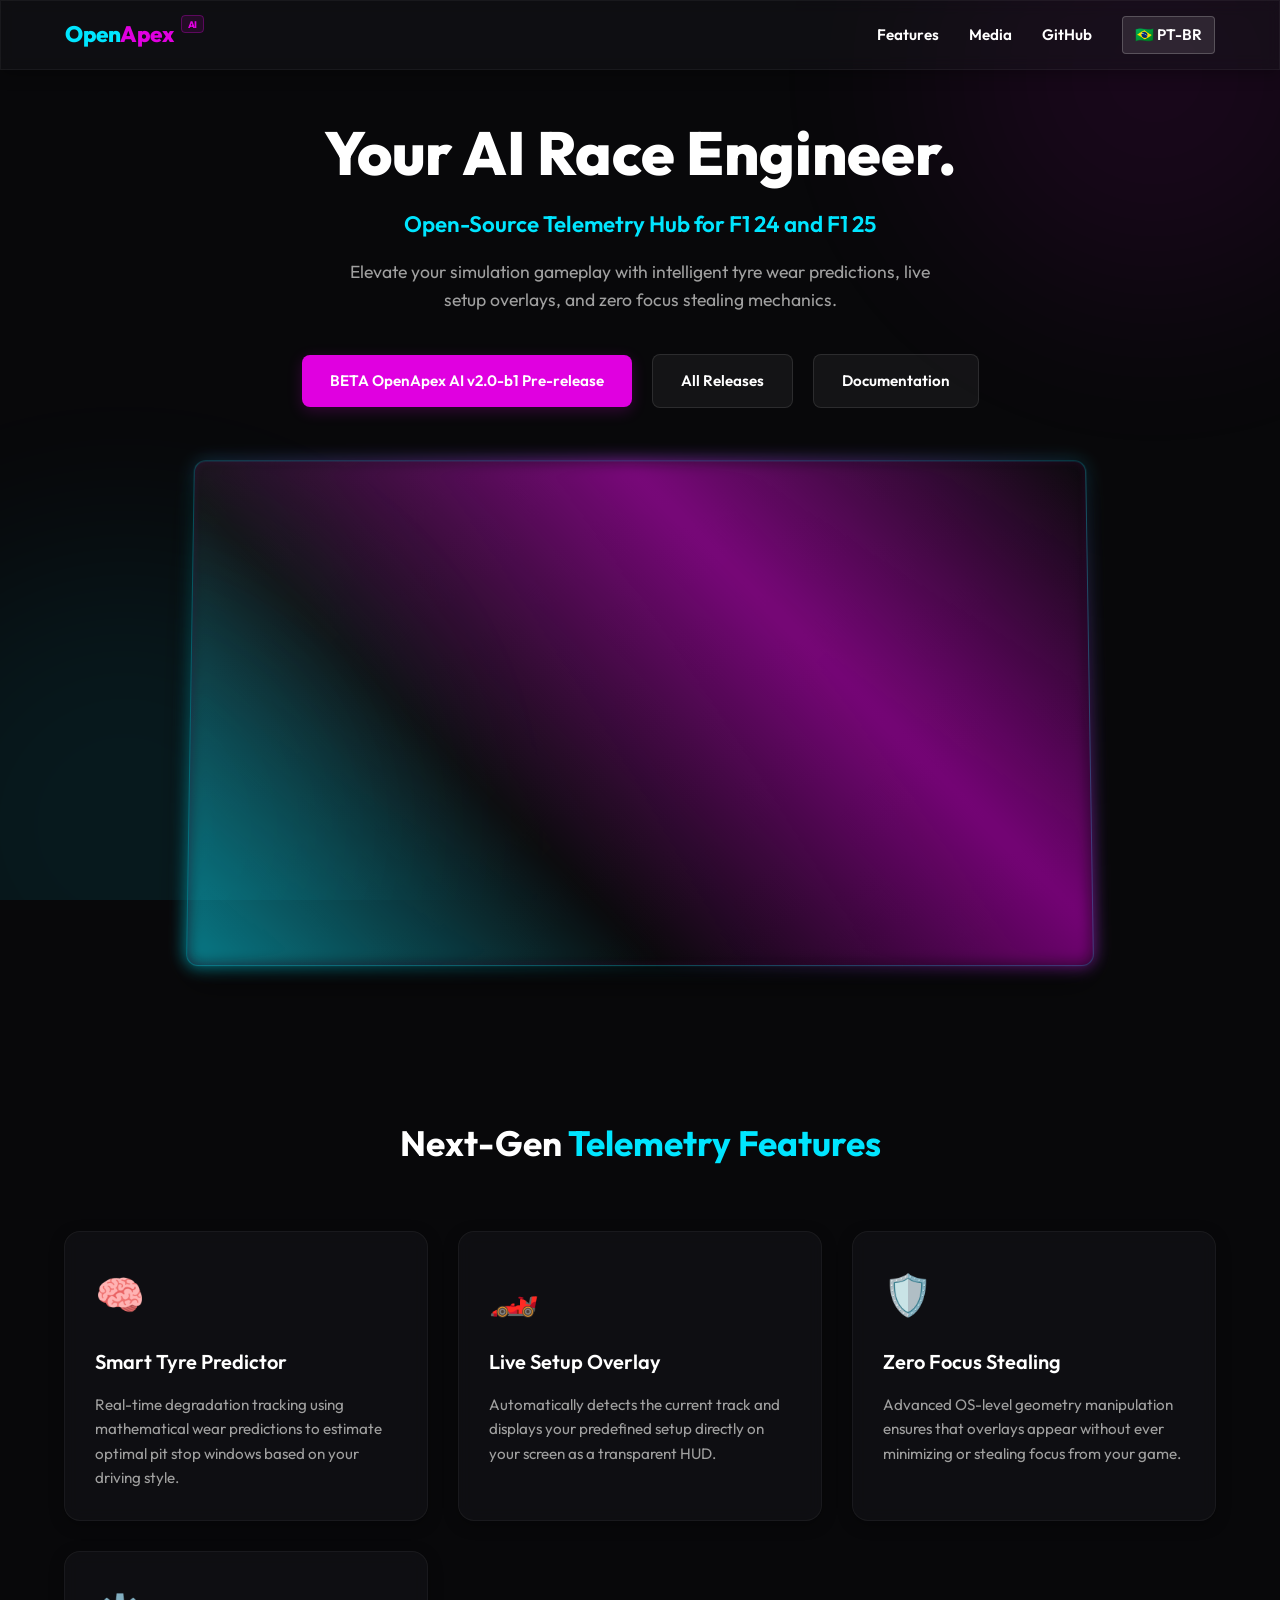
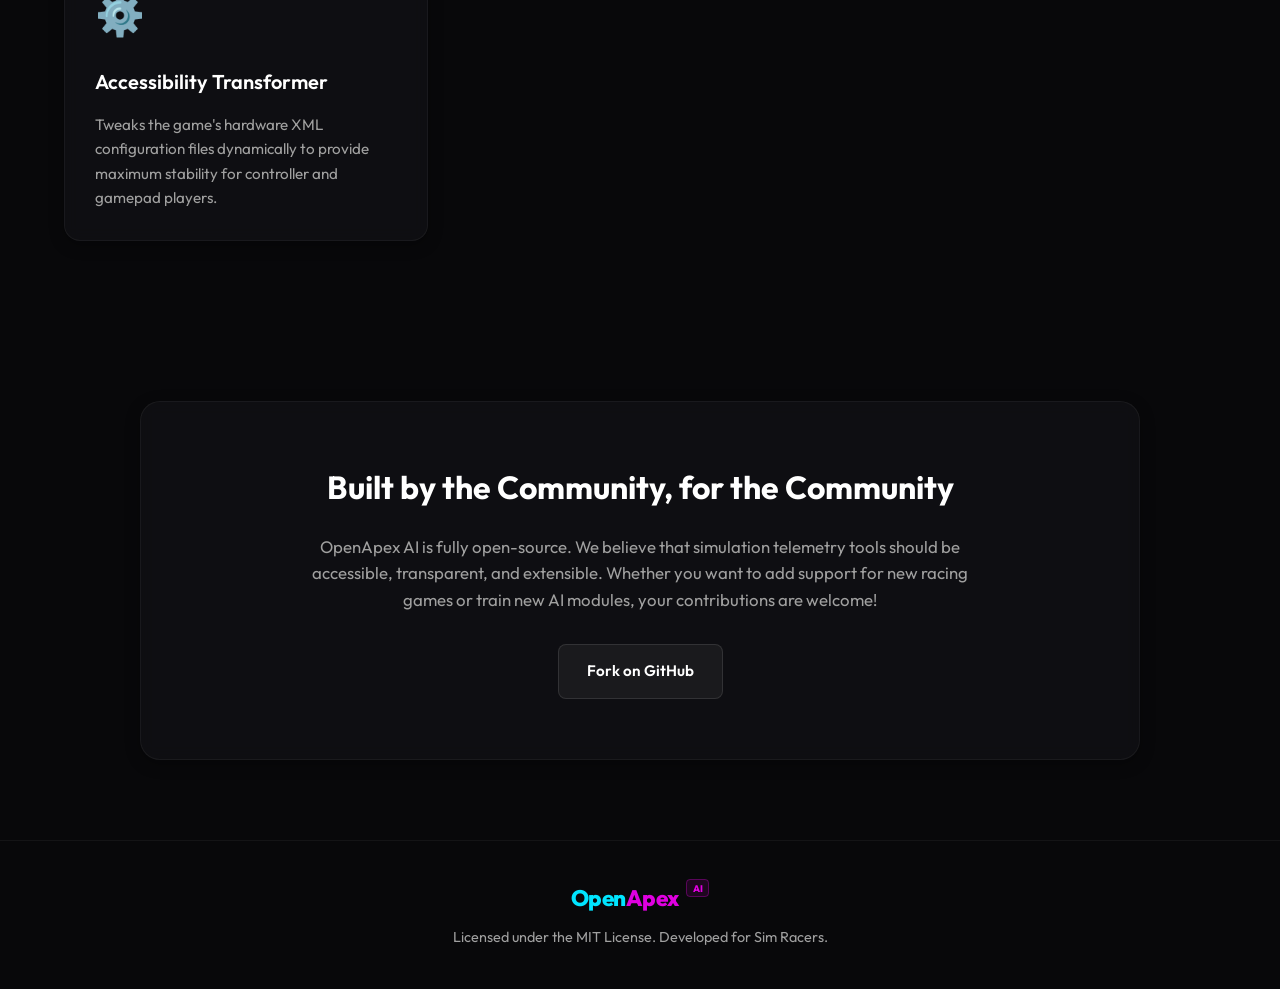
<file: docs/index.html>
<!DOCTYPE html>
<html lang="en">
<head>
    <meta charset="UTF-8">
    <meta name="viewport" content="width=device-width, initial-scale=1.0">
    <title>OpenApex AI - Open-Source AI Race Engineer</title>
    <meta name="description" content="OpenApex AI is a modern, open-source AI Race Engineer and Telemetry Hub for F1 Simulations. Experience predictive tyre wear and dynamic overlays.">
    <link href="https://fonts.googleapis.com/css2?family=Outfit:wght@300;400;600;800&display=swap" rel="stylesheet">
    <link rel="stylesheet" href="style.css">
</head>
<body>
    <div class="background-effects">
        <div class="blob magenta"></div>
        <div class="blob cyan"></div>
    </div>

    <nav class="navbar glass">
        <div class="logo">
            <span class="highlight-cyan">Open</span><span class="highlight-magenta">Apex</span> <span class="tag">AI</span>
        </div>
        <div class="nav-links">
            <a href="#features">Features</a>
            <a href="#media">Media</a>
            <a href="https://github.com/norisilva/open-apex-ai" target="_blank">GitHub</a>
            <a href="index_pt-BR.html" class="lang-toggle">🇧🇷 PT-BR</a>
        </div>
    </nav>

    <header class="hero centered-hero">
        <div class="hero-content">
            <h1 class="hero-title">Your AI Race Engineer.</h1>
            <p class="subtitle">Open-Source Telemetry Hub for F1 24 and F1 25</p>
            <p class="description">Elevate your simulation gameplay with intelligent tyre wear predictions, live setup overlays, and zero focus stealing mechanics.</p>
            <div class="hero-actions">
                <a href="https://github.com/norisilva/open-apex-ai/releases/download/2.0/OpenApexAI-Release.zip" class="btn btn-primary pulse-glow">BETA OpenApex AI v2.0-b1 Pre-release</a>
                <a href="https://github.com/norisilva/open-apex-ai/releases" class="btn btn-secondary">All Releases</a>
                <a href="https://github.com/norisilva/open-apex-ai#readme" class="btn btn-secondary">Documentation</a>
            </div>
        </div>
        
        <div class="hero-video-container glass-video">
            <iframe width="100%" height="100%" src="https://www.youtube.com/embed/8BYc6TkyOH8?vq=hd1080&rel=0" title="YouTube video player" frameborder="0" allow="accelerometer; autoplay; clipboard-write; encrypted-media; gyroscope; picture-in-picture" allowfullscreen></iframe>
        </div>
    </header>

    <section id="features" class="features">
        <h2 class="section-title">Next-Gen <span class="highlight-cyan">Telemetry Features</span></h2>
        
        <div class="grid">
            <div class="feature-card glass">
                <div class="feature-icon">🧠</div>
                <h3>Smart Tyre Predictor</h3>
                <p>Real-time degradation tracking using mathematical wear predictions to estimate optimal pit stop windows based on your driving style.</p>
            </div>
            
            <div class="feature-card glass">
                <div class="feature-icon">🏎️</div>
                <h3>Live Setup Overlay</h3>
                <p>Automatically detects the current track and displays your predefined setup directly on your screen as a transparent HUD.</p>
            </div>
            
            <div class="feature-card glass">
                <div class="feature-icon">🛡️</div>
                <h3>Zero Focus Stealing</h3>
                <p>Advanced OS-level geometry manipulation ensures that overlays appear without ever minimizing or stealing focus from your game.</p>
            </div>
            
            <div class="feature-card glass">
                <div class="feature-icon">⚙️</div>
                <h3>Accessibility Transformer</h3>
                <p>Tweaks the game's hardware XML configuration files dynamically to provide maximum stability for controller and gamepad players.</p>
            </div>
        </div>
    </section>

    <section id="about" class="open-source glass">
        <div class="os-content">
            <h2>Built by the Community, for the Community</h2>
            <p>OpenApex AI is fully open-source. We believe that simulation telemetry tools should be accessible, transparent, and extensible. Whether you want to add support for new racing games or train new AI modules, your contributions are welcome!</p>
            <a href="https://github.com/norisilva/open-apex-ai" class="btn btn-secondary mt-4">Fork on GitHub</a>
        </div>
    </section>

    <footer>
        <div class="footer-content">
            <div class="logo">
                <span class="highlight-cyan">Open</span><span class="highlight-magenta">Apex</span> <span class="tag">AI</span>
            </div>
            <p>Licensed under the MIT License. Developed for Sim Racers.</p>
        </div>
    </footer>
</body>
</html>
</file>
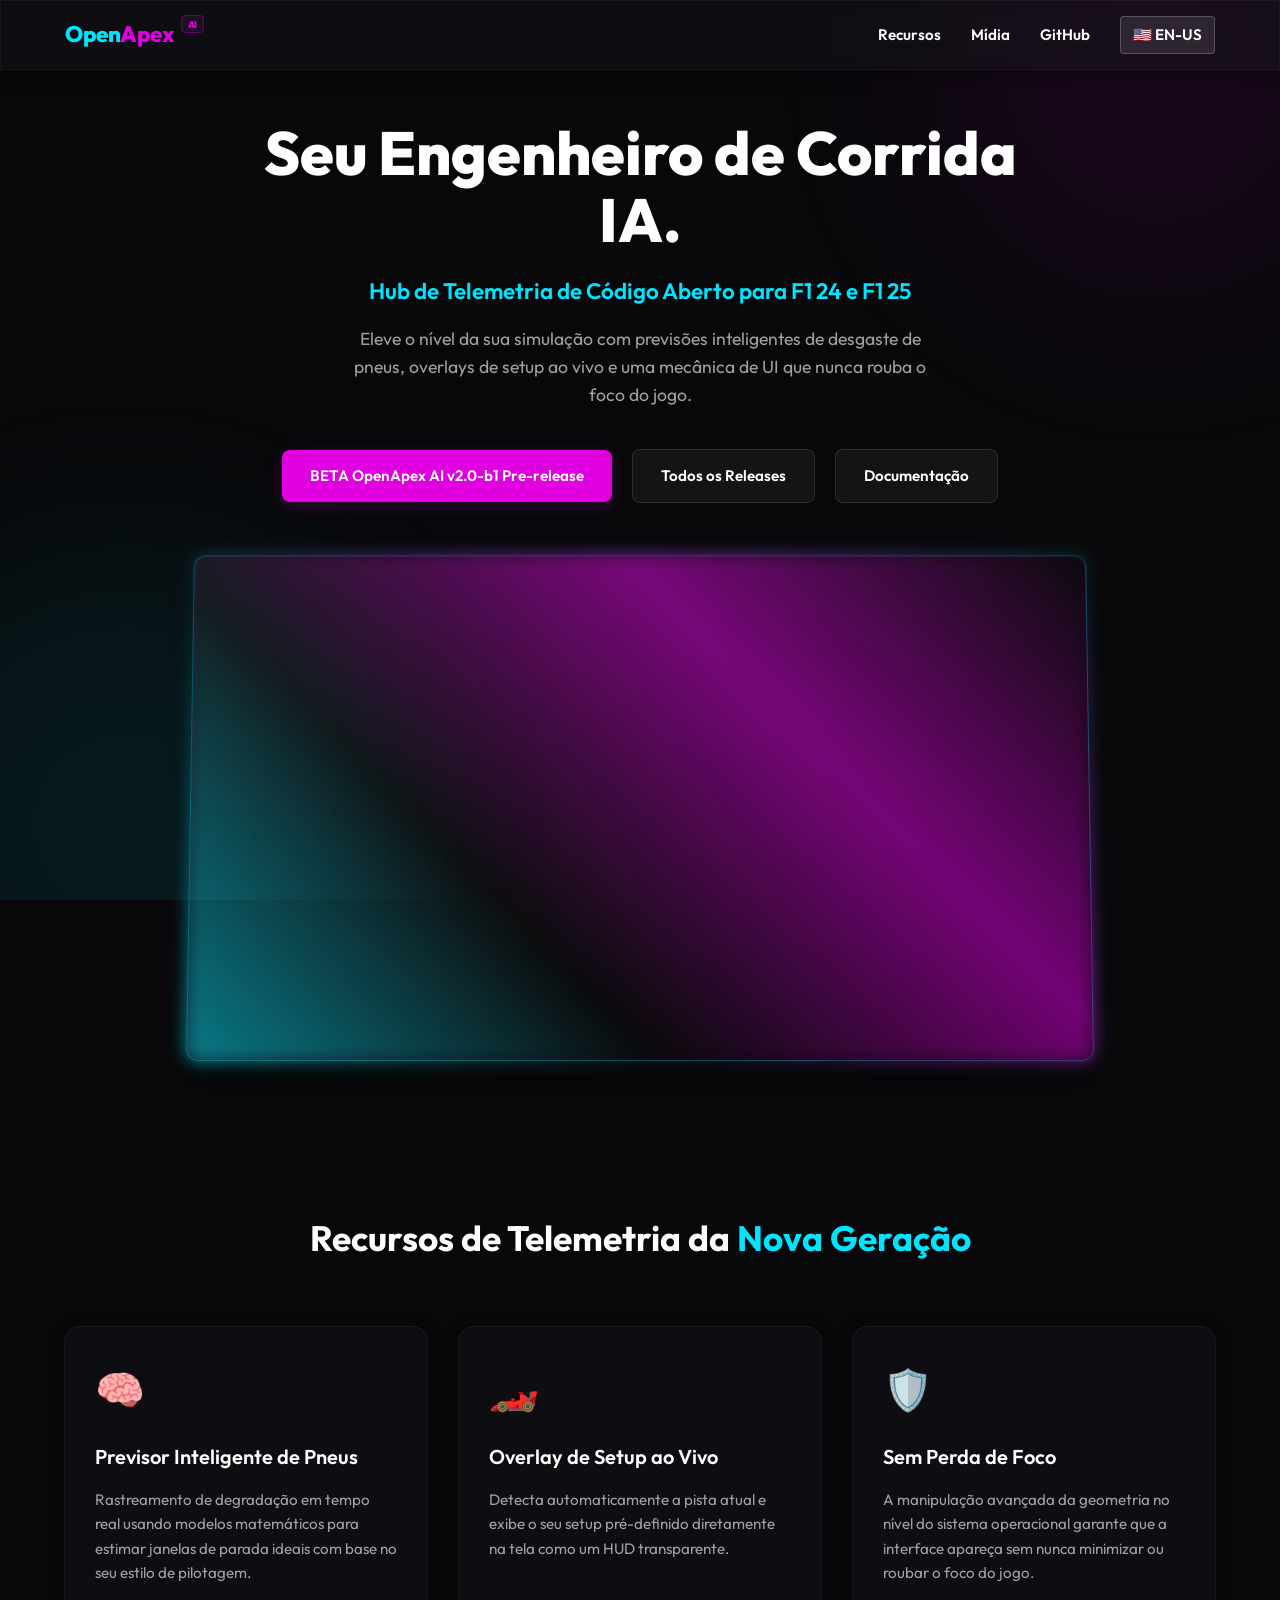
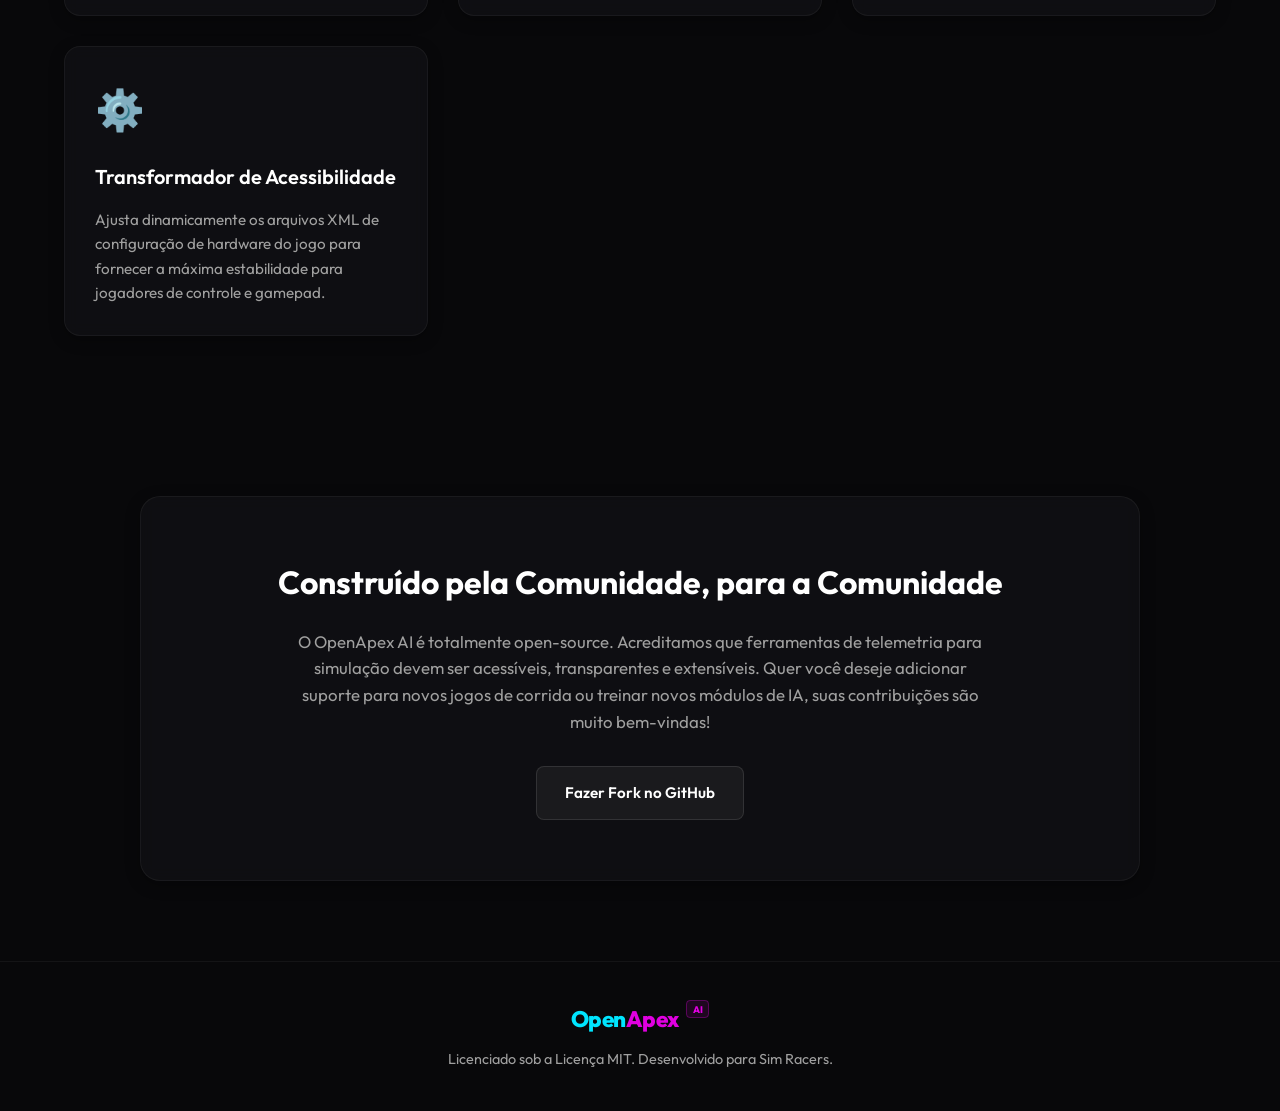
<file: docs/index_pt-BR.html>
<!DOCTYPE html>
<html lang="pt-BR">
<head>
    <meta charset="UTF-8">
    <meta name="viewport" content="width=device-width, initial-scale=1.0">
    <title>OpenApex AI - Engenheiro de Corrida Open-Source</title>
    <meta name="description" content="O OpenApex AI é um moderno Engenheiro de Corrida e Hub de Telemetria de código aberto para simuladores de F1. Experimente a previsão de desgaste de pneus e overlays dinâmicos.">
    <link href="https://fonts.googleapis.com/css2?family=Outfit:wght@300;400;600;800&display=swap" rel="stylesheet">
    <link rel="stylesheet" href="style.css">
</head>
<body>
    <div class="background-effects">
        <div class="blob magenta"></div>
        <div class="blob cyan"></div>
    </div>

    <nav class="navbar glass">
        <div class="logo">
            <span class="highlight-cyan">Open</span><span class="highlight-magenta">Apex</span> <span class="tag">AI</span>
        </div>
        <div class="nav-links">
            <a href="#features">Recursos</a>
            <a href="#media">Mídia</a>
            <a href="https://github.com/norisilva/open-apex-ai" target="_blank">GitHub</a>
            <a href="index.html" class="lang-toggle">🇺🇸 EN-US</a>
        </div>
    </nav>

    <header class="hero centered-hero">
        <div class="hero-content">
            <h1 class="hero-title">Seu Engenheiro de Corrida IA.</h1>
            <p class="subtitle">Hub de Telemetria de Código Aberto para F1 24 e F1 25</p>
            <p class="description">Eleve o nível da sua simulação com previsões inteligentes de desgaste de pneus, overlays de setup ao vivo e uma mecânica de UI que nunca rouba o foco do jogo.</p>
            <div class="hero-actions">
                <a href="https://github.com/norisilva/open-apex-ai/releases/download/2.0/OpenApexAI-Release.zip" class="btn btn-primary pulse-glow">BETA OpenApex AI v2.0-b1 Pre-release</a>
                <a href="https://github.com/norisilva/open-apex-ai/releases" class="btn btn-secondary">Todos os Releases</a>
                <a href="https://github.com/norisilva/open-apex-ai#readme" class="btn btn-secondary">Documentação</a>
            </div>
        </div>
        
        <div class="hero-video-container glass-video">
            <iframe width="100%" height="100%" src="https://www.youtube.com/embed/8BYc6TkyOH8?vq=hd1080&rel=0" title="YouTube video player" frameborder="0" allow="accelerometer; autoplay; clipboard-write; encrypted-media; gyroscope; picture-in-picture" allowfullscreen></iframe>
        </div>
    </header>

    <section id="features" class="features">
        <h2 class="section-title">Recursos de Telemetria da <span class="highlight-cyan">Nova Geração</span></h2>
        
        <div class="grid">
            <div class="feature-card glass">
                <div class="feature-icon">🧠</div>
                <h3>Previsor Inteligente de Pneus</h3>
                <p>Rastreamento de degradação em tempo real usando modelos matemáticos para estimar janelas de parada ideais com base no seu estilo de pilotagem.</p>
            </div>
            
            <div class="feature-card glass">
                <div class="feature-icon">🏎️</div>
                <h3>Overlay de Setup ao Vivo</h3>
                <p>Detecta automaticamente a pista atual e exibe o seu setup pré-definido diretamente na tela como um HUD transparente.</p>
            </div>
            
            <div class="feature-card glass">
                <div class="feature-icon">🛡️</div>
                <h3>Sem Perda de Foco</h3>
                <p>A manipulação avançada da geometria no nível do sistema operacional garante que a interface apareça sem nunca minimizar ou roubar o foco do jogo.</p>
            </div>
            
            <div class="feature-card glass">
                <div class="feature-icon">⚙️</div>
                <h3>Transformador de Acessibilidade</h3>
                <p>Ajusta dinamicamente os arquivos XML de configuração de hardware do jogo para fornecer a máxima estabilidade para jogadores de controle e gamepad.</p>
            </div>
        </div>
    </section>

    <section id="about" class="open-source glass">
        <div class="os-content">
            <h2>Construído pela Comunidade, para a Comunidade</h2>
            <p>O OpenApex AI é totalmente open-source. Acreditamos que ferramentas de telemetria para simulação devem ser acessíveis, transparentes e extensíveis. Quer você deseje adicionar suporte para novos jogos de corrida ou treinar novos módulos de IA, suas contribuições são muito bem-vindas!</p>
            <a href="https://github.com/norisilva/open-apex-ai" class="btn btn-secondary mt-4">Fazer Fork no GitHub</a>
        </div>
    </section>

    <footer>
        <div class="footer-content">
            <div class="logo">
                <span class="highlight-cyan">Open</span><span class="highlight-magenta">Apex</span> <span class="tag">AI</span>
            </div>
            <p>Licenciado sob a Licença MIT. Desenvolvido para Sim Racers.</p>
        </div>
    </footer>
</body>
</html>
</file>
<file: docs/style.css>
:root {
    --bg-color: #08080a;
    --text-primary: #ffffff;
    --text-secondary: #a0a0a0;
    --cyan: #00e5ff;
    --magenta: #e000e0;
    --glass-bg: rgba(25, 25, 30, 0.4);
    --glass-border: rgba(255, 255, 255, 0.05);
    --glass-shadow: 0 4px 15px 0 rgba(0, 0, 0, 0.3);
}

* {
    margin: 0;
    padding: 0;
    box-sizing: border-box;
}

body {
    font-family: 'Outfit', sans-serif;
    background-color: var(--bg-color);
    color: var(--text-primary);
    overflow-x: hidden;
    line-height: 1.6;
}

/* Background animated blobs - DECREASED GLOW */
.background-effects {
    position: fixed;
    top: 0;
    left: 0;
    width: 100vw;
    height: 100vh;
    z-index: -1;
    overflow: hidden;
}

.blob {
    position: absolute;
    filter: blur(100px);
    opacity: 0.08; /* Reduced opacity for less intense glow */
    border-radius: 50%;
    animation: float 25s infinite ease-in-out alternate;
}

.blob.magenta {
    width: 450px;
    height: 450px;
    background: var(--magenta);
    top: -150px;
    right: -100px;
}

.blob.cyan {
    width: 550px;
    height: 550px;
    background: var(--cyan);
    bottom: -200px;
    left: -150px;
    animation-delay: -10s;
}

@keyframes float {
    0% { transform: translate(0, 0) scale(1); }
    100% { transform: translate(60px, 60px) scale(1.1); }
}

/* Utility Classes */
.glass {
    background: var(--glass-bg);
    backdrop-filter: blur(8px);
    -webkit-backdrop-filter: blur(8px);
    border: 1px solid var(--glass-border);
    box-shadow: var(--glass-shadow);
}

.highlight-cyan { color: var(--cyan); }
.highlight-magenta { color: var(--magenta); }

.tag {
    font-size: 0.6rem;
    background: rgba(224, 0, 224, 0.1);
    color: var(--magenta);
    padding: 2px 6px;
    border-radius: 4px;
    border: 1px solid rgba(224, 0, 224, 0.3);
    vertical-align: top;
    margin-left: 4px;
}

/* Buttons */
.btn {
    display: inline-block;
    padding: 14px 28px;
    border-radius: 8px;
    font-weight: 600;
    text-decoration: none;
    transition: all 0.3s ease;
    cursor: pointer;
    font-size: 0.95rem;
}

.btn-primary {
    background: var(--magenta);
    color: #fff;
    border: none;
    box-shadow: 0 4px 15px rgba(224, 0, 224, 0.2);
}

.btn-primary:hover {
    background: #f000f0;
    box-shadow: 0 6px 20px rgba(224, 0, 224, 0.4);
    transform: translateY(-2px);
}

/* Prominent Pulse Animation for Download Button */
.pulse-glow {
    animation: pulse 2s infinite;
}

@keyframes pulse {
    0% { box-shadow: 0 0 0 0 rgba(224, 0, 224, 0.4); }
    70% { box-shadow: 0 0 0 15px rgba(224, 0, 224, 0); }
    100% { box-shadow: 0 0 0 0 rgba(224, 0, 224, 0); }
}

.btn-secondary {
    background: rgba(255, 255, 255, 0.05);
    color: var(--text-primary);
    border: 1px solid rgba(255, 255, 255, 0.1);
}

.btn-secondary:hover {
    background: rgba(255, 255, 255, 0.1);
    transform: translateY(-2px);
}

/* Navbar */
.navbar {
    display: flex;
    justify-content: space-between;
    align-items: center;
    padding: 15px 5%;
    position: fixed;
    top: 0;
    width: 100%;
    z-index: 100;
    border-bottom: 1px solid var(--glass-border);
}

.logo {
    font-size: 1.4rem;
    font-weight: 800;
    letter-spacing: -0.5px;
}

.nav-links {
    display: flex;
    align-items: center;
    gap: 30px;
}

.nav-links a {
    color: var(--text-primary);
    text-decoration: none;
    font-size: 0.95rem;
    font-weight: 600;
    transition: color 0.3s;
}

.nav-links a:hover {
    color: var(--cyan);
}

.lang-toggle {
    background: rgba(255,255,255,0.1);
    padding: 6px 12px;
    border-radius: 4px;
    border: 1px solid rgba(255,255,255,0.2);
}

.lang-toggle:hover {
    background: rgba(255,255,255,0.2);
    color: #fff !important;
}

/* Hero Section */
.hero {
    display: flex;
    flex-direction: column;
    align-items: center;
    justify-content: center;
    min-height: 100vh;
    padding: 0 5%;
    padding-top: 120px;
    max-width: 1400px;
    margin: 0 auto;
    text-align: center;
}

.hero-content {
    width: 100%;
    max-width: 800px;
    margin-bottom: 50px;
}

.hero-title {
    font-size: 3.8rem;
    font-weight: 800;
    line-height: 1.1;
    margin-bottom: 20px;
    color: #fff;
}

.subtitle {
    font-size: 1.4rem;
    color: var(--cyan);
    font-weight: 600;
    margin-bottom: 15px;
}

.description {
    font-size: 1.1rem;
    color: var(--text-secondary);
    margin-bottom: 40px;
    max-width: 600px;
    margin-left: auto;
    margin-right: auto;
}

.hero-actions {
    display: flex;
    gap: 20px;
    align-items: center;
    justify-content: center;
    flex-wrap: wrap;
}

/* Hero Video Container (Cyberpunk Premium Glass) */
.hero-video-container {
    position: relative;
    width: 100%;
    max-width: 900px;
    aspect-ratio: 16 / 9;
    border-radius: 12px;
    transform: perspective(1000px) rotateX(2deg);
    transition: all 0.6s cubic-bezier(0.175, 0.885, 0.32, 1.275);
    background: linear-gradient(135deg, rgba(255,255,255,0.05), rgba(0,0,0,0.4));
    border: 1px solid rgba(0, 229, 255, 0.3);
    box-shadow: 
        0 15px 35px rgba(0,0,0,0.6),
        0 0 20px rgba(0, 229, 255, 0.2),
        inset 0 0 10px rgba(224, 0, 224, 0.1);
    margin-bottom: 50px;
}

.hero-video-container::before {
    content: '';
    position: absolute;
    top: -2px; left: -2px; right: -2px; bottom: -2px;
    background: linear-gradient(45deg, var(--cyan), transparent, var(--magenta), transparent);
    z-index: -1;
    border-radius: 14px;
    filter: blur(8px);
    opacity: 0.5;
    transition: opacity 0.5s ease;
}

.hero-video-container:hover {
    transform: perspective(1000px) rotateX(0deg) translateY(-5px);
    box-shadow: 
        0 20px 40px rgba(0,0,0,0.7),
        0 0 30px rgba(0, 229, 255, 0.4),
        inset 0 0 15px rgba(224, 0, 224, 0.2);
    border-color: rgba(0, 229, 255, 0.6);
}

.hero-video-container:hover::before {
    opacity: 0.8;
}

.hero-video-container iframe {
    position: absolute;
    top: 10px;
    left: 10px;
    width: calc(100% - 20px);
    height: calc(100% - 20px);
    border-radius: 8px;
}

/* Features */
.features {
    padding: 100px 5%;
    max-width: 1400px;
    margin: 0 auto;
}

.section-title {
    font-size: 2.2rem;
    margin-bottom: 60px;
    text-align: center;
}

.grid {
    display: grid;
    grid-template-columns: repeat(auto-fit, minmax(280px, 1fr));
    gap: 30px;
}

.feature-card {
    padding: 30px;
    border-radius: 16px;
    transition: transform 0.3s ease;
}

.feature-card:hover {
    transform: translateY(-5px);
    border-color: rgba(0, 229, 255, 0.2);
}

.feature-icon {
    font-size: 2.5rem;
    margin-bottom: 20px;
}

.feature-card h3 {
    font-size: 1.25rem;
    margin-bottom: 15px;
    font-weight: 600;
}

.feature-card p {
    color: var(--text-secondary);
    font-size: 0.95rem;
}

/* About / Open Source */
.open-source {
    margin: 60px 5%;
    padding: 60px 40px;
    border-radius: 20px;
    text-align: center;
    max-width: 1000px;
    margin-left: auto;
    margin-right: auto;
}

.open-source h2 {
    font-size: 2rem;
    margin-bottom: 20px;
}

.open-source p {
    color: var(--text-secondary);
    font-size: 1.05rem;
    max-width: 700px;
    margin: 0 auto;
}

.mt-4 { margin-top: 30px; }

/* Footer */
footer {
    text-align: center;
    padding: 40px 5%;
    border-top: 1px solid var(--glass-border);
    margin-top: 80px;
}

footer p {
    color: var(--text-secondary);
    font-size: 0.9rem;
    margin-top: 10px;
}

/* Responsive */
@media (max-width: 900px) {
    .hero {
        flex-direction: column;
        text-align: center;
        padding-top: 120px;
    }
    
    .hero-content {
        padding-right: 0;
        margin-bottom: 60px;
    }
    
    .description {
        margin: 0 auto 40px auto;
    }
    
    .hero-actions {
        justify-content: center;
        flex-wrap: wrap;
    }
    
    .image-container {
        transform: none;
    }
}

@media (max-width: 600px) {
    .hero-title { font-size: 2.5rem; }
    .nav-links { display: none; }
}
</file>
